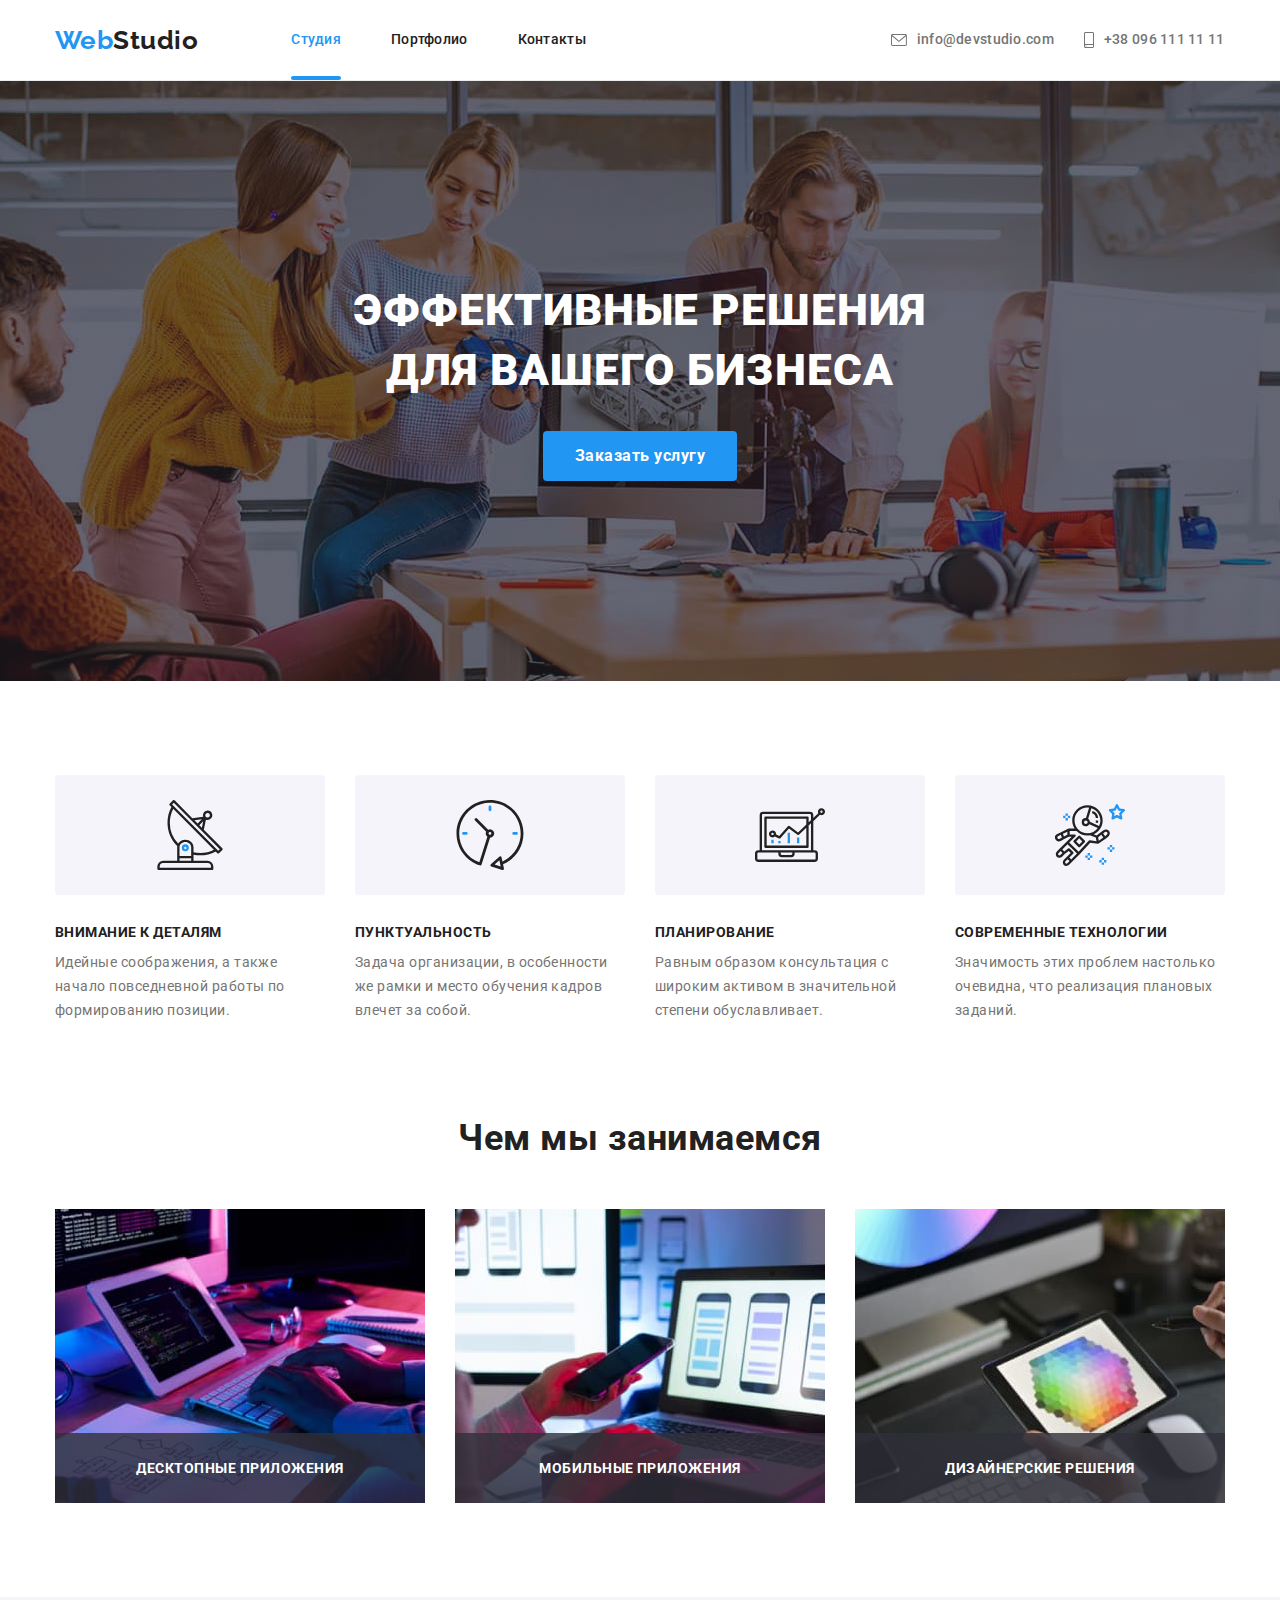
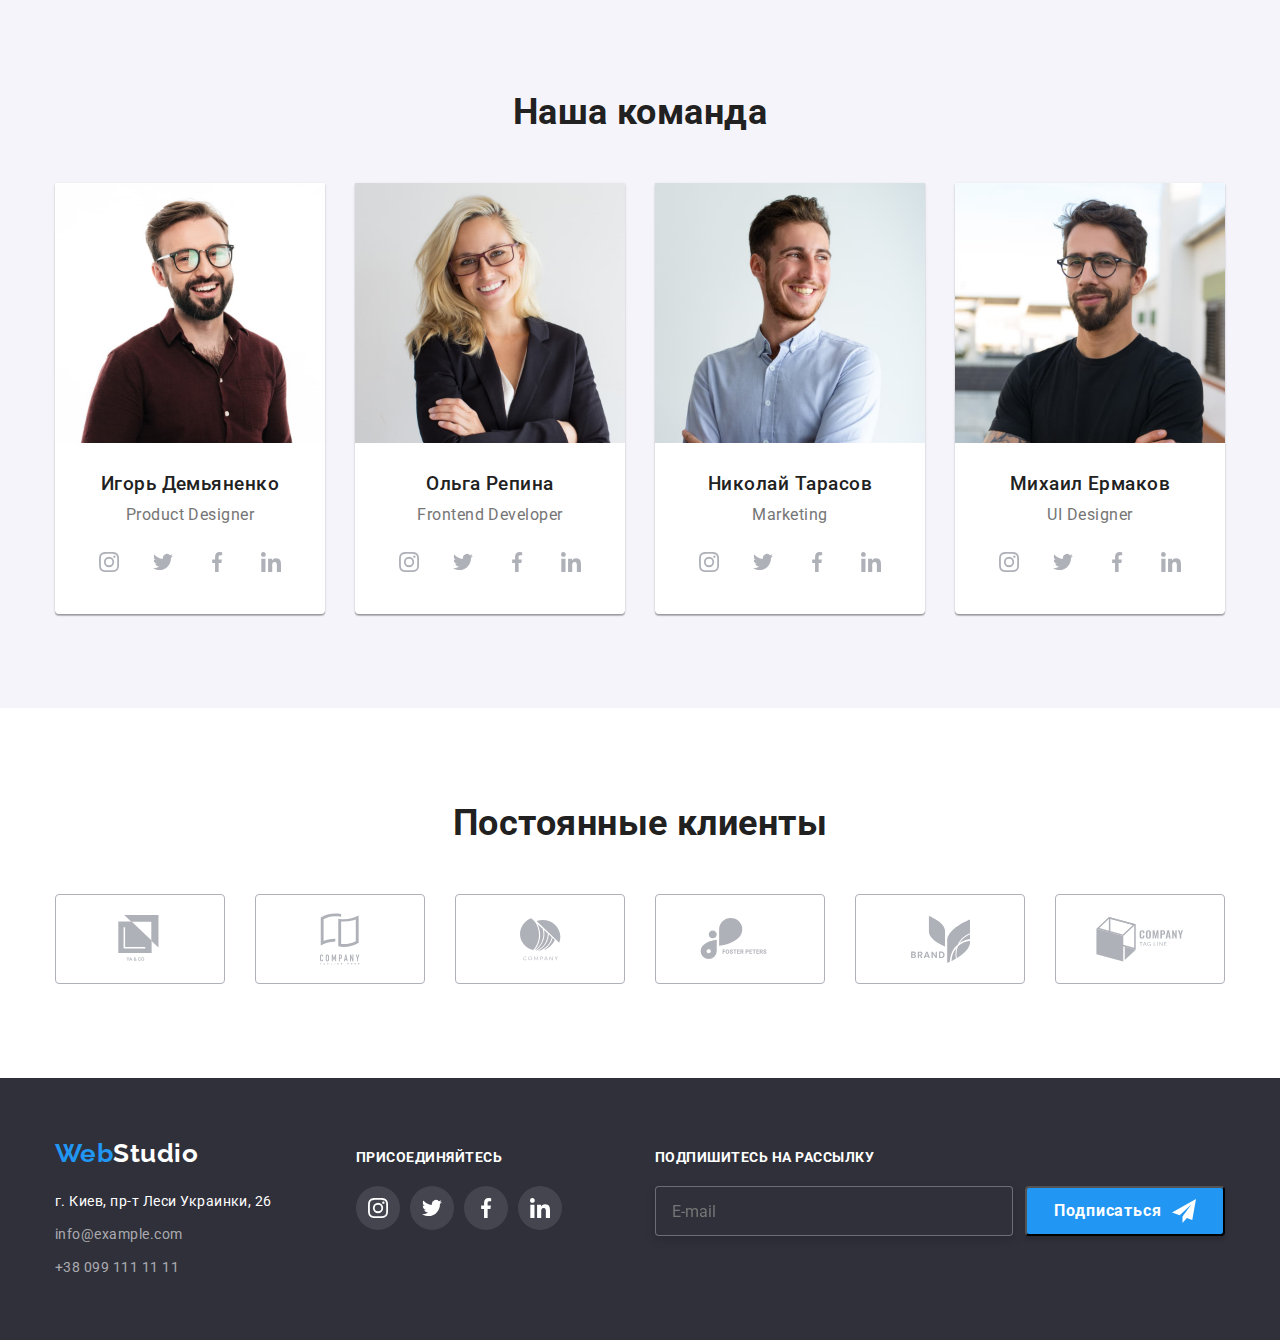
<file: index.html>
<!DOCTYPE html>
<html lang="en">
        <!--В подальшому вказано російську мову при кожній фразі-->
    <head>
        <meta charset="UTF-8">
        <meta name="viewport" content="width=device-width, initial-scale=1.0">
        <title>WebStudio</title>
        <link href="https://cdnjs.cloudflare.com/ajax/libs/modern-normalize/1.0.0/modern-normalize.min.css" rel="stylesheet">
        <link rel="preconnect" href="https://fonts.gstatic.com">
        <link rel="stylesheet" href="https://fonts.googleapis.com/css2?family=Raleway:wght@700&family=Roboto:wght@400;500;700;900&display=swap">
        <link rel="stylesheet" href="./css/main.min.css">
    </head>
    <body>
        <!--Верхня лінія. Шапка(на макеті шапка ще перша секція, в мене лише перша лінія). Логотип. Загальна навігація. Контакти. Відображається на кожній сторінці-->
        <header class="page-header">
            <div class="container page-header__container">
                <a class="logo" href="https://halyna-bilozir.github.io/goit-markup-hw-08/index.html">
                    <span class="logo logo__accent">Web</span><span class="logo logo__header">Studio</span>
                </a>
                <nav class="page-nav">
                    <ul class="page-nav__list">
                        <li class="page-nav__item">
                            <a href="" lang="ru" class="page-nav__link page-nav__link--current">Студия</a>
                        </li>
                        <li class="page-nav__item">
                            <a href="https://halyna-bilozir.github.io/goit-markup-hw-08/portfolio.html" lang="ru" class="page-nav__link">Портфолио</a>
                        </li>
                        <li class="page-nav__item">
                            <a href="" lang="ru" class="page-nav__link">Контакты</a>
                        </li>
                    </ul>
                </nav>
                <ul class="contacts">
                    <li class="contacts__item">
                        <a href="emailto:info@devstudio.com" class="contacts__mail">
                            <svg class="contacts__icon" width="16px" height="12px">
                                <use 
                                    href="./images/symbol-defs.svg#icon-envelope";>
                                </use>
                            </svg>info@devstudio.com
                        </a>
                    </li>
                    <li class="contacts__item">
                        <a href="tel:+380961111111" class="contacts__tel">
                            <svg class="contacts__icon" width="10px" height="16px">
                                <use 
                                    href="./images/symbol-defs.svg#icon-smartphone";>
                                </use>
                            </svg>+38 096 111 11 11
                        </a>
                    </li>
                </ul>
                <div class="menu__container">
                    <button type="button" class="button menu__button-close">
                        <svg class="menu__icon-close" width="19" height="19">
                            <use
                                href="./images/symbol-defs.svg#icon-close-modal";>
                            </use>
                        </svg>
                    </button>
                    <nav class="menu__nav">
                        <ul class="menu__list">
                            <li class="menu__item">
                                <a href="" lang="ru" class="menu__link menu__link--current">Студия</a>
                            </li>
                            <li class="menu__item">
                                <a href="https://halyna-bilozir.github.io/goit-markup-hw-08/portfolio.html" lang="ru" class="menu__link">Портфолио</a>
                            </li>
                            <li class="menu__item">
                                <a href="" lang="ru" class="menu__link">Контакты</a>
                            </li>
                        </ul>
                    </nav>
                    <ul class="menu__contacts">
                        <li class="menu__contacts-item">
                            <a href="tel:+380961111111" class="menu__contacts-tel">
                               +38 096 111 11 11
                            </a>
                        </li>
                        <li class="menu__contacts-item">
                            <a href="emailto:info@devstudio.com" class="menu__contacts-mail">
                                info@devstudio.com
                            </a>
                        </li>
                    </ul>
                    <ul class="menu__social">
                        <li class="menu__social-item">
                            <a class="menu__social-link" href="">Instagram</a>
                        </li>
                        <li class="menu__social-item">
                            <a class="menu__social-link" href="">Twitter</a>
                        </li>
                        <li class="menu__social-item">
                            <a class="menu__social-link" href="">Facebook</a>
                        </li>
                        <li class="menu__social-item">
                            <a class="menu__social-link" href="">LinkedIn</a>
                        </li>
                    </ul>
                </div>
                <button type="button"  class="button menu__button">
                    <svg class="menu__icon-menu" width="24" height="16" >
                        <use 
                            href="./images/symbol-defs.svg#icon-menu";>
                        </use>
                    </svg>
                </button>
                <!-- <button 
                    type="button" 
                    class="button menu__button"
                    aria-expanded="false"
                    aria-controls="menu-container"
                    data-menu-button
                >
                    <svg class="menu__icon-close" width="19" height="19 aria-label="Переключатель мобільного меню">
                        <use 
                            href="./images/symbol-defs.svg#icon-close-modal";>
                        </use>
                    </svg>
                    <svg class="menu__icon-menu" width="24" height="16" aria-label="Переключатель мобільного меню">
                        <use 
                            href="./images/symbol-defs.svg#icon-menu";>
                        </use>
                    </svg>
                </button> -->
            </div>
        </header>  
        <!--Вся унікальна інформація на сторінці-->
        <main>
            <!--Секція, в якій можна замовити послугу-->
            <div class="overlay">
                <section class="hero">
                    <div>
                        <h1 class="hero__header" lang="ru">Эффективные решения<br/> для вашего бизнеса</h1>
                        <button data-modal-open class="button hero__button" lang="ru" type="button">Заказать услугу</button>
                    </div>
                </section>
            </div>

            <!--Секція перечислення переваг без вказування головного заголовку-->
            <section class="benefits">
                <div class="container">
                    <h2 class="benefits__header" hidden lang="ru">Преимущества</h2>
                    <ul class="benefits__list">
                        <li class="benefits__item">
                            <a class="benefits__links" href="">
                                <svg class="benefits__icon">
                                    <use
                                        href="./images/symbol-defs.svg#icon-antenna">
                                    </use>
                                </svg>
                            </a>
                            <h3 class="benefits__h3header" lang="ru">Внимание к деталям</h3>
                            <p class="benefits__text" lang="ru">
                                Идейные соображения, а также начало повседневной работы по формированию позиции.
                            </p>
                        </li>
                        <li class="benefits__item">
                            <a class="benefits__links" href="">
                                <svg class="benefits__icon">
                                    <use
                                        href="./images/symbol-defs.svg#icon-clock">
                                    </use>
                                </svg>
                            </a>
                            <h3 class="benefits__h3header" lang="ru">Пунктуальность</h3>
                            <p class="benefits__text" lang="ru">
                                Задача организации, в особенности же рамки и место обучения кадров влечет за собой.
                            </p>
                        </li>
                        <li class="benefits__item">
                            <a class="benefits__links" href="">
                                <svg class="benefits__icon">
                                    <use
                                        href="./images/symbol-defs.svg#icon-diagram">
                                    </use>
                                </svg>
                            </a>
                            <h3 class="benefits__h3header" lang="ru">Планирование</h3>
                            <p class="benefits__text" lang="ru">
                                Равным образом консультация с широким активом в значительной степени обуславливает.
                            </p>
                        </li>
                        <li class="benefits__item">
                            <a class="benefits__links" href="">
                                <svg class="benefits__icon">
                                    <use
                                        href="./images/symbol-defs.svg#icon-astronaut">
                                    </use>
                                </svg>
                            </a>
                            <h3 class="benefits__h3header" lang="ru">Современные технологии</h3>
                            <p class="benefits__text" lang="ru">
                                Значимость этих проблем настолько очевидна, что реализация плановых заданий.
                            </p>
                        </li>
                    </ul>     
                </div>
            </section>

            <!--Сфера діяльності-->
            <section class="sphere">
                <div class="container">
                    <h2 class="sphere__header" lang="ru">Чем мы занимаемся</h2>
                    <ul class="sphere__list">
                        <li class="sphere__item">
                            <a class="sphere__link" href="">
                                <img class="sphere__image" src="./images/image01.jpg" alt="Рабочая среда для програмирования">
                            </a>
                            <p class="sphere__text">Десктопные приложения</p>
                        </li>
                        <li class="sphere__item">
                            <a class="sphere__link" href="">
                                <img class="sphere__image" src="./images/image02.jpg" alt="Макет смартфона на екране ноутбука">
                            </a>
                            <p class="sphere__text">Мобильные приложения</p>
                        </li>
                        <li class="sphere__item">
                            <a class="sphere__link" href="">
                                <img class="sphere__image" src="./images/image03.jpg" alt="Шестигранник разних цветов на планшете">
                            </a>
                            <p class="sphere__text">Дизайнерские решения</p>
                        </li>
                    </ul>
                </div>
            </section>

            <!--Команда. Фото професіоналів, основна інформація-->
            <section class="team">
                <div class="container">
                    <h2 class="team__header" lang="ru">Наша команда</h2>
                    <ul class="team__list">
                        <li class="team__item">
                            <!--Обернула все в лінк, щоб переходило по ссилці і по фото і по підпису-->
                            <img class="team__image" src="./images/photo01.jpg" alt="Портрет мужчины-дизайнера в бордовой рубашке">
                            <div class="team__underimage">
                                <h3 class="team__name" lang="ru">Игорь Демьяненко</h3>
                                <p class="team__text">Product Designer</p>
                                <ul class="social__links">
                                    <li class="social__item">
                                        <a class="social__link team-social__link" href="">
                                            <svg class="social__icon">
                                                <use
                                                    href="./images/symbol-defs.svg#icon-instagram">
                                                </use>
                                            </svg>
                                        </a>
                                    </li>
                                    <li class="social__item">
                                        <a class="social__link team-social__link" href="">
                                            <svg class="social__icon">
                                                <use
                                                    href="./images/symbol-defs.svg#icon-twitter">
                                                </use>
                                            </svg>
                                        </a>
                                    </li>
                                    <li class="social__item">
                                        <a class="social__link team-social__link" href="">
                                            <svg class="social__icon">
                                                <use
                                                    href="./images/symbol-defs.svg#icon-facebook">
                                                </use>
                                            </svg>
                                        </a>
                                    </li>
                                    <li class="social__item">
                                        <a class="social__link team-social__link" href="">
                                            <svg class="social__icon">
                                                <use
                                                    href="./images/symbol-defs.svg#icon-linkedin">
                                                </use>
                                            </svg>
                                        </a>
                                    </li>
                                </ul>
                            </div>  
                        </li>
                        <li class="team__item">
                            <img class="team__image" src="./images/photo02.jpg" alt="Портрет женщины разработчика в черном пиджаке">
                            <div class="team__underimage">
                                <h3 class="team__name" lang="ru">Ольга Репина</h3>
                                <p class="team__text">Frontend Developer</p>
                                <ul class="social__links">
                                    <li class="social__item">
                                        <a class="social__link team-social__link" href="">
                                            <svg class="social__icon">
                                                <use
                                                    href="./images/symbol-defs.svg#icon-instagram">
                                                </use>
                                            </svg>
                                        </a>
                                    </li>
                                    <li class="social__item">
                                        <a class="social__link team-social__link" href="">
                                            <svg class="social__icon">
                                                <use
                                                    href="./images/symbol-defs.svg#icon-twitter">
                                                </use>
                                            </svg>
                                        </a>
                                    </li>
                                    <li class="social__item">
                                        <a class="social__link team-social__link" href="">
                                            <svg class="social__icon">
                                                <use
                                                    href="./images/symbol-defs.svg#icon-facebook">
                                                </use>
                                            </svg>
                                        </a>
                                    </li>
                                    <li class="social__item">
                                        <a class="social__link team-social__link" href="">
                                            <svg class="social__icon">
                                                <use
                                                    href="./images/symbol-defs.svg#icon-linkedin">
                                                </use>
                                            </svg>
                                        </a>
                                    </li>
                                </ul>
                            </div>   
                        </li>
                        <li class="team__item">
                            <img class="team__image" src="./images/photo03.jpg" alt="Портрет мужчины - маркетолога в голубой рубашке">
                            <div class="team__underimage">
                                <h3 class="team__name" lang="ru">Николай Тарасов</h3>
                                <p class="team__text">Marketing</p>
                                <ul class="social__links">
                                    <li class="social__item">
                                        <a class="social__link team-social__link" href="">
                                            <svg class="social__icon">
                                                <use
                                                    href="./images/symbol-defs.svg#icon-instagram">
                                                </use>
                                            </svg>
                                        </a>
                                    </li>
                                    <li class="social__item">
                                        <a class="social__link team-social__link" href="">
                                            <svg class="social__icon">
                                                <use
                                                    href="./images/symbol-defs.svg#icon-twitter">
                                                </use>
                                            </svg>
                                        </a>
                                    </li>
                                    <li class="social__item">
                                        <a class="social__link team-social__link" href="">
                                            <svg class="social__icon">
                                                <use
                                                    href="./images/symbol-defs.svg#icon-facebook">
                                                </use>
                                            </svg>
                                        </a>
                                    </li>
                                    <li class="social__item">
                                        <a class="social__link team-social__link" href="">
                                            <svg class="social__icon">
                                                <use
                                                    href="./images/symbol-defs.svg#icon-linkedin">
                                                </use>
                                            </svg>
                                        </a>
                                    </li>
                                </ul>
                            </div>   
                        </li>
                        <li class="team__item">
                            <img class="team__image" src="./images/photo04.jpg" alt="Портрет мужчины - дизайнера в черной футболке">
                            <div class="team__underimage">
                                <h3 class="team__name" lang="ru">Михаил Ермаков</h3>
                                <p class="team__text">UI Designer</p>
                                <ul class="social__links">
                                    <li class="social__item">
                                        <a class="social__link team-social__link" href="">
                                            <svg class="social__icon">
                                                <use
                                                    href="./images/symbol-defs.svg#icon-instagram">
                                                </use>
                                            </svg>
                                        </a>
                                    </li>
                                    <li class="social__item">
                                        <a class="social__link team-social__link" href="">
                                            <svg class="social__icon">
                                                <use
                                                    href="./images/symbol-defs.svg#icon-twitter">
                                                </use>
                                            </svg>
                                        </a>
                                    </li>
                                    <li class="social__item">
                                        <a class="social__link team-social__link" href="">
                                            <svg class="social__icon">
                                                <use
                                                    href="./images/symbol-defs.svg#icon-facebook">
                                                </use>
                                            </svg>
                                        </a>
                                    </li>
                                    <li class="social__item">
                                        <a class="social__link team-social__link" href="">
                                            <svg class="social__icon">
                                                <use
                                                    href="./images/symbol-defs.svg#icon-linkedin">
                                                </use>
                                            </svg>
                                        </a>
                                    </li>
                                </ul>
                            </div>   
                        </li>
                    </ul>
                </div>
            </section>

            <!-- Клієнти. Список логотипів-->
            <section class="clients">
                <div class="container">
                    <h2 class="clients__header" lang="ru">Постоянные клиенты</h2>
                    <ul class="clients__list">
                        <li class="clients__item">
                            <a class="clients__link" href="">
                                <svg class="clients__icon" width="47px" height="49px">
                                    <use
                                        href="./images/symbol-defs.svg#icon-logoclient1">
                                    </use>
                                </svg>
                            </a>
                        </li>
                        <li class="clients__item">
                            <a class="clients__link" href="">
                                <svg class="clients__icon" width="40px" height="52px">
                                    <use
                                        href="./images/symbol-defs.svg#icon-logoclient2">
                                    </use>
                                </svg>
                            </a>
                        </li>
                        <li class="clients__item">
                            <a class="clients__link" href="">
                                <svg class="clients__icon" width="41px" height="43px">
                                    <use
                                        href="./images/symbol-defs.svg#icon-logoclient3">
                                    </use>
                                </svg>
                            </a>
                        </li>
                        <li class="clients__item">
                            <a class="clients__link" href="">
                                <svg class="clients__icon" width="80px" height="42px">
                                    <use
                                        href="./images/symbol-defs.svg#icon-logoclient4">
                                    </use>
                                </svg>
                            </a>
                        </li>
                        <li class="clients__item">
                            <a class="clients__link" href="">
                                <svg class="clients__icon" width="59px" height="47px">
                                    <use
                                        href="./images/symbol-defs.svg#icon-logoclient5">
                                    </use>
                                </svg>
                            </a>
                        </li>
                        <li class="clients__item">
                            <a class="clients__link" href="">
                                <svg class="clients__icon" width="88px" height="45px">
                                    <use
                                        href="./images/symbol-defs.svg#icon-logoclient6">
                                    </use>
                                </svg>
                            </a>
                        </li>
                    </ul>   
                </div>
            </section>
        </main>

        <!--Підвал, де вказана адреса і контакти. Відображається на кожній сторінці-->
        <footer class="footer">
            <div class="container footer__container">
                    <div class="footer__contacts">
                        <a class="logo" href="https://halyna-bilozir.github.io/goit-markup-hw-08/index.html">
                            <span class="logo logo__accent">Web</span><span class="logo logo__footer">Studio</span>
                        </a>
                        <address class="footer__address" lang="ru">
                            г. Киев, пр-т Леси Украинки, 26
                        </address>
                        <a class="footer__contact" href="mailto:info@example.com">info@example.com</a>
                        <a class="footer__contact" href="tel:+380991111111">+38 099 111 11 11</a>
                    </div>
                    <div class="footer__social">
                        <h3 class="footer__header" lang="ru">Присоединяйтесь</h3>
                        <ul class="social__links">
                            <li class="social__item">
                                <a class="social__link footer-social__link" href="">
                                    <svg class="social__icon">
                                        <use
                                            href="./images/symbol-defs.svg#icon-instagram">
                                        </use>
                                    </svg>
                                </a>
                            </li>
                            <li class="social__item">
                                <a class="social__link footer-social__link" href="">
                                    <svg class="social__icon">
                                        <use
                                            href="./images/symbol-defs.svg#icon-twitter">
                                        </use>
                                    </svg>
                                </a>
                            </li>
                            <li class="social__item">
                                <a class="social__link footer-social__link" href="">
                                    <svg class="social__icon">
                                        <use
                                            href="./images/symbol-defs.svg#icon-facebook">
                                        </use>
                                    </svg>
                                </a>
                            </li>
                            <li class="social__item">
                                <a class="social__link footer-social__link" href="">
                                    <svg class="social__icon">
                                        <use
                                            href="./images/symbol-defs.svg#icon-linkedin">
                                        </use>
                                    </svg>
                                </a>
                            </li>
                        </ul>
                    </div>
                    <div class="footer__form">
                        <h3 class="footer__header" lang="ru">Подпишитесь на рассылку</h3>
                        <form action="subscribe" class="footer__subscribe">
                            <input type="mail" name="mail" class="footer__input" placeholder="E-mail">
                            <button type="submit" class="button footer__button">Подписаться
                                <svg class="footer__iconsend" height="24px" width="24px">
                                    <use href="./images/symbol-defs.svg#icon-iconsend"></use>
                                </svg>
                            </button>
                        </form> 
                    </div>
            </div>
        </footer>

        <div data-modal class="backdrop backdrop__is-hidden">
            <div class="modal">
                <button class=" button modal__button--close" data-modal-close>
                    <svg class="modal__icon-svg">
                        <use href="./images/symbol-defs.svg#icon-close-modal"></use>
                    </svg>
                </button>
                <form class="modal__form" action="">
                    <h2 class="modal__header">Оставьте свои данные, мы вам перезвоним</h2>
                    <label class="modal__label">
                        <span class="modal__text">Имя</span>
                        <div class="modal__container">
                            <input class="modal__input" type="text" name="name" placeholder=" ">
                            <div class="modal__icon">
                                <svg class="modal__icon-svg">
                                    <use href="./images/symbol-defs.svg#icon-name-modal"></use>
                                </svg>
                            </div>
                        </div>
                    </label>
                    <label class="modal__label">
                        <span class="modal__text">Телефон</span>
                        <div class="modal__container">
                            <input class="modal__input" type="tel" name="tel" placeholder=" ">
                            <div class="modal__icon">
                                <svg class="modal__icon-svg">
                                    <use href="./images/symbol-defs.svg#icon-tel-modal"></use>
                                </svg>
                            </div>
                        </div>
                    </label>
                    <label class="modal__label">
                        <span class="modal__text">Почта</span>
                        <div class="modal__container">
                            <input class="modal__input" type="email" name="email" placeholder=" ">
                            <div class="modal__icon">
                                <svg class="modal__icon-svg">
                                    <use href="./images/symbol-defs.svg#icon-email-modal"></use>
                                </svg>
                            </div>
                        </div>
                    </label>
                    <label class="modal__label">
                        <span class="modal__text">Комментарий</span>
                        <textarea class="modal__input modal__input-text" name="coment" rows="5" placeholder="Введите текст"></textarea>
                    </label>

                    <div class="checkbox">
                        <label class="checkbox__label">
                            <input type="checkbox" name="checkbox" class="checkbox__input">
                            <div class="checkbox__text">Соглашаюсь с рассылкой и принимаю    
                                <a class="checkbox__link">Условия договора</a>
                            </div>
                            <div class="checkbox__icon">
                                <svg class="checkbox__ok">
                                    <use href="./images/symbol-defs.svg#icon-ok-modal"></use>
                                </svg>
                            </div>
                        </label>
                    </div>

                    <button type="submit" class="button modal__button--send">Отправить</button>
                </form>
            </div>
        </div>
        <script src="./js/modal.js"></script>
        <!-- <script src="./js/menu.js"></script> -->
    </body>
</html>
</file>
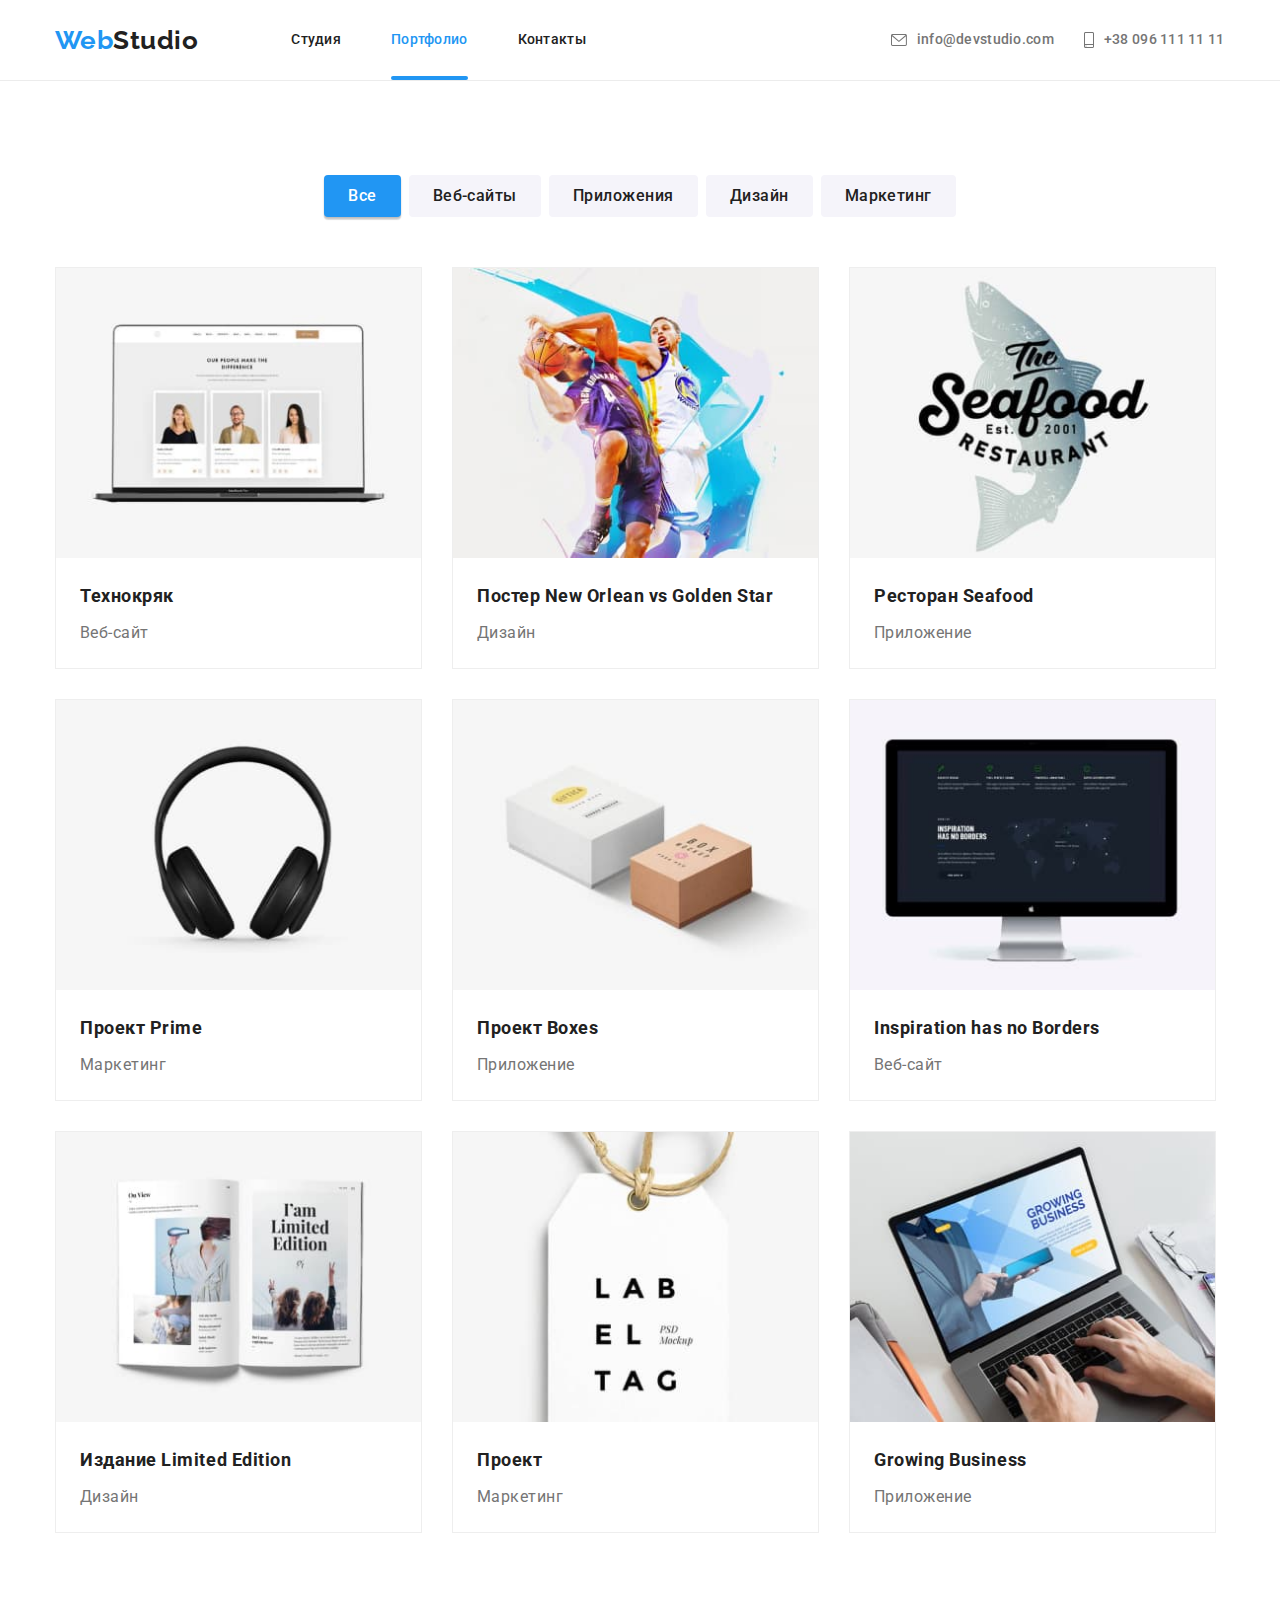
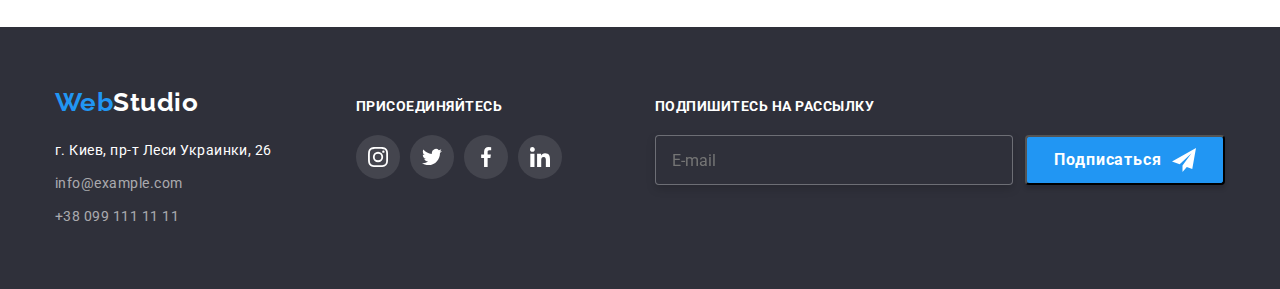
<file: portfolio.html>
<!DOCTYPE html>
<html lang="en">
    <!--В подальшому вказано російську мову при кожній фразі-->
<head>
    <meta charset="UTF-8">
    <meta name="viewport" content="width=device-width, initial-scale=1.0">
    <title>WebStudio</title>
    <link href="https://cdnjs.cloudflare.com/ajax/libs/modern-normalize/1.0.0/modern-normalize.min.css" rel="stylesheet">
    <link rel="preconnect" href="https://fonts.gstatic.com">
    <link rel="stylesheet" href="https://fonts.googleapis.com/css2?family=Raleway:wght@700&family=Roboto:wght@400;500;700;900&display=swap">
    <link rel="stylesheet" href="./css/main.min.css">
</head>
<body>
    <!--Верхня лінія. Шапка(на макеті шапка ще перша секція, в мене лише перша лінія). Логотип. Загальна навігація. Контактию Відображається на кожній сторінці-->
    <header class="page-header">
        <div class="container page-header__container">
            <a class="logo" href="https://halyna-bilozir.github.io/goit-markup-hw-08/index.html">
                <span class="logo logo__accent">Web</span><span class="logo logo__header">Studio</span>
            </a>
            <nav class="page-nav">
                <ul class="page-nav__list">
                    <li class="page-nav__item">
                        <a href="https://halyna-bilozir.github.io/goit-markup-hw-08/index.html" lang="ru" class="page-nav__link">Студия</a>
                    </li>
                    <li class="page-nav__item">
                        <a href="" lang="ru" class="page-nav__link page-nav__link--current">Портфолио</a>
                    </li>
                    <li class="page-nav__item">
                        <a href="" lang="ru" class="page-nav__link">Контакты</a>
                    </li>
                </ul>
            </nav>
            <ul class="contacts">
                <li class="contacts__item">
                    <a href="emailto:info@devstudio.com" class="contacts__mail">
                        <svg class="contacts__icon" width="16px" height="12px">
                            <use 
                                href="./images/symbol-defs.svg#icon-envelope";>
                            </use>
                        </svg>info@devstudio.com
                    </a>
                </li>
                <li class="contacts__item">
                    <a href="tel:+380961111111" class="contacts__tel">
                        <svg class="contacts__icon" width="10px" height="16px">
                            <use 
                                href="./images/symbol-defs.svg#icon-smartphone";>
                            </use>
                        </svg>+38 096 111 11 11
                    </a>
                </li>
            </ul>
            <div class="menu__container" id="menu-container" data-menu>
                <nav class="menu__nav">
                    <ul class="menu__list">
                        <li class="menu__item">
                            <a href="" lang="ru" class="menu__link menu__link--current">Студия</a>
                        </li>
                        <li class="menu__item">
                            <a href="https://halyna-bilozir.github.io/goit-markup-hw-08/portfolio.html" lang="ru" class="menu__link">Портфолио</a>
                        </li>
                        <li class="menu__item">
                            <a href="" lang="ru" class="menu__link">Контакты</a>
                        </li>
                    </ul>
                </nav>
                <ul class="menu__contacts">
                    <li class="menu__contacts-item">
                        <a href="tel:+380961111111" class="menu__contacts-tel">
                           +38 096 111 11 11
                        </a>
                    </li>
                    <li class="menu__contacts-item">
                        <a href="emailto:info@devstudio.com" class="menu__contacts-mail">
                            info@devstudio.com
                        </a>
                    </li>
                </ul>
                <ul class="menu__social">
                    <li class="menu__social-item">
                        <a class="menu__social-link" href="">Instagram</a>
                    </li>
                    <li class="menu__social-item">
                        <a class="menu__social-link" href="">Twitter</a>
                    </li>
                    <li class="menu__social-item">
                        <a class="menu__social-link" href="">Facebook</a>
                    </li>
                    <li class="menu__social-item">
                        <a class="menu__social-link" href="">LinkedIn</a>
                    </li>
                </ul>
            </div>
            <button 
                type="button" 
                class="button menu__button"
                aria-expanded="false"
                aria-controls="menu-container"
                data-menu-button
            >
                <svg class="menu__icon-close" width="19" height="19 aria-label="Переключатель мобільного меню">
                    <use 
                        href="./images/symbol-defs.svg#icon-close-modal";>
                    </use>
                </svg>
                <svg class="menu__icon-menu" width="24" height="16" aria-label="Переключатель мобільного меню">
                    <use 
                        href="./images/symbol-defs.svg#icon-menu";>
                    </use>
                </svg>
            </button>
        </div>   
    </header>

    <!--Вся унікальна інформація на сторінці-->
    <main>
        <section class="portfolio">
            <div class="container">
                <h2 class="portfolio__header" hidden>Portfolio: navigation and filters</h2>
                    <!--Навігація по сторінці Портфоліо. Містить майбутній фільтр - поки що кнопки-->
                <div class="portfolio__filter">
                    <ul class="button__list">
                        <li class="button__item">
                            <button class="button button__main" type="button" lang="ru">Все</button>
                        </li>
                        <li class="button__item">
                            <button class="button button__secondary" type="button" lang="ru">Веб-сайты</button>
                        </li>
                        <li class="button__item">
                            <button class="button button__secondary" type="button" lang="ru">Приложения</button>
                        </li>
                        <li class="button__item">
                            <button class="button button__secondary" type="button" lang="ru">Дизайн</button>
                        </li>
                        <li class="button__item">
                            <button class="button button__secondary" type="button" lang="ru">Маркетинг</button>
                        </li>
                    </ul>
                </div>
                    
                <!--Список веб-сайтів, додатків, дизайну та маркетингу-->
                <ul class="card">
                    <li class="card__item">
                        <a class="card__link" href="">
                            <div class="card__over">
                                <img class="card__im-size" src="./images/portfolio01.jpg" alt="Фото і опис трьох персон на екрані ноутбука">
                                <div class="card__overlay">
                                    <p class="card__overtext">
                                        Технокряк это современная площадка распространения коронавируса. Компании используют эту платформу для цифрового шпионажа и атак на защищённые сервера конкурентов.
                                    </p>
                                </div> 
                            </div>
                            <div class="card__description">
                                <h3 class="card__header" lang="ru">Технокряк</h3>
                                <p class="card__text" lang="ru">Веб-сайт</p>
                            </div>
                        </a>
                    </li>
                    <li class="card__item">
                        <a class="card__link" href="">
                            <div class="card__over">
                                <img class="card__im-size" src="./images/portfolio02.jpg" alt="Два баскетболіста в процесі гри">
                                <div class="card__overlay">
                                    <p class="card__overtext">
                                        Технокряк это современная площадка распространения коронавируса. Компании используют эту платформу для цифрового шпионажа и атак на защищённые сервера конкурентов.
                                    </p>
                                </div>
                            </div>
                            <div class="card__description">
                                <h3 class="card__header"><span lang="ru">Постер</span>
                                    New Orlean vs Golden Star
                                </h3>
                                <p class="card__text" lang="ru">Дизайн</p>
                            </div>
                        </a>
                    </li>
                    <li class="card__item">
                        <a class="card__link" href="">
                            <div class="card__over">
                                <img class="card__im-size" src="./images/portfolio03.jpg" alt="Назва та емблема ресторану">
                            <div class="card__overlay">
                                <p class="card__overtext">
                                    Технокряк это современная площадка распространения коронавируса. Компании используют эту платформу для цифрового шпионажа и атак на защищённые сервера конкурентов.
                                </p>
                            </div>
                            </div>
                            <div class="card__description">
                                <h3 class="card__header"><span lang="ru">Ресторан</span>
                                    Seafood
                                </h3>
                                <p class="card__text" lang="ru">Приложение</p>
                            </div>
                        </a>
                    </li>
                    <li class="card__item">
                        <a class="card__link" href="">
                            <div class="card__over">
                                <img class="card__im-size" src="./images/portfolio04.jpg" alt="Грубі чорні наушники">
                                <div class="card__overlay">
                                    <p class="card__overtext">
                                        Технокряк это современная площадка распространения коронавируса. Компании используют эту платформу для цифрового шпионажа и атак на защищённые сервера конкурентов.
                                    </p>
                                </div>
                            </div>
                            <div class="card__description">
                                <h3 class="card__header"><span lang="ru">Проект</span>
                                    Prime
                                </h3>
                                <p class="card__text" lang="ru">Маркетинг</p>
                            </div>
                        </a>
                    </li>
                    <li class="card__item">
                        <a class="card__link" href="">
                            <div class="card__over">
                                <img class="card__im-size" src="./images/portfolio05.jpg" alt="Дві коробки: більша білого кольору, а менша - рожевого">
                                <div class="card__overlay">
                                    <p class="card__overtext">
                                        Технокряк это современная площадка распространения коронавируса. Компании используют эту платформу для цифрового шпионажа и атак на защищённые сервера конкурентов.
                                    </p>
                                </div>
                            </div>
                            <div class="card__description">
                                <h3 class="card__header"><span lang="ru">Проект</span>
                                    Boxes
                                </h3>
                                <p class="card__text" lang="ru">Приложение</p>
                            </div>
                        </a>
                    </li>
                    <li class="card__item">
                        <a class="card__link" href="">
                            <div class="card__over">
                                <img class="card__im-size" src="./images/portfolio06.jpg" alt="Монітор чорного кольору з контентом">
                                <div class="card__overlay">
                                    <p class="card__overtext">
                                        Технокряк это современная площадка распространения коронавируса. Компании используют эту платформу для цифрового шпионажа и атак на защищённые сервера конкурентов.
                                    </p>
                                </div>
                            </div>
                            <div class="card__description">
                                <h3 class="card__header">Inspiration has no Borders</h3>
                                <p class="card__text" lang="ru">Веб-сайт</p>
                            </div>
                        </a>
                    </li>
                    <li class="card__item">
                        <a class="card__link" href="">
                            <div class="card__over">
                                <img class="card__im-size" src="./images/portfolio07.jpg" alt="Дві розгорнуті сторінки журналу">
                                <div class="card__overlay">
                                    <p class="card__overtext">
                                        Технокряк это современная площадка распространения коронавируса. Компании используют эту платформу для цифрового шпионажа и атак на защищённые сервера конкурентов.
                                    </p>
                                </div>
                            </div>
                            <div class="card__description">
                                <h3 class="card__header"><span lang="ru">Издание</span>
                                    Limited Edition
                                </h3>
                                <p class="card__text" lang="ru">Дизайн</p>
                            </div>
                        </a>
                    </li>
                    <li class="card__item">
                        <a class="card__link" href="">
                            <div class="card__over">
                                <img class="card__im-size" src="./images/portfolio08.jpg" alt="Зображення брендової етикетки">
                                <div class="card__overlay">
                                    <p class="card__overtext">
                                        Технокряк это современная площадка распространения коронавируса. Компании используют эту платформу для цифрового шпионажа и атак на защищённые сервера конкурентов.
                                    </p>
                                </div>
                            </div>
                            <div class="card__description">
                                <h3 class="card__header"><span lang="ru">Проект</span></h3>
                                <p class="card__text" lang="ru">Маркетинг</p>
                            </div>
                        </a>
                    </li>
                    <li class="card__item">
                        <a class="card__link" href="">
                            <div class="card__over">
                                <img class="card__im-size" src="./images/portfolio09.jpg" alt="Дві руки на клавіатурі ноутбука">
                                <div class="card__overlay">
                                    <p class="card__overtext">
                                        Технокряк это современная площадка распространения коронавируса. Компании используют эту платформу для цифрового шпионажа и атак на защищённые сервера конкурентов.
                                    </p>
                                </div>
                            </div>
                            <div class="card__description">
                                <h3 class="card__header">Growing Business</h3>
                                <p class="card__text" lang="ru">Приложение</p>
                            </div>
                        </a>
                    </li>
                </ul>
            </div>
        </section>
    </main>

    <!--Підвал, де вказана адреса і контакти. Відображається на кожній сторінці-->
    <footer class="footer">
        <div class="container footer__container">
            <div class="footer__contacts">
                <a class="logo" href="https://halyna-bilozir.github.io/goit-markup-hw-08/index.html">
                    <span class="logo logo__accent">Web</span><span class="logo logo__footer">Studio</span>
                </a>
                <address class="footer__address" lang="ru">
                    г. Киев, пр-т Леси Украинки, 26
                </address>
                <a class="footer__contact" href="mailto:info@example.com">info@example.com</a>
                <a class="footer__contact" href="tel:+380991111111">+38 099 111 11 11</a>
            </div>
            <div class="footer__social">
                <h3 class="footer__header" lang="ru">Присоединяйтесь</h3>
                <ul class="social__links">
                    <li class="social__item">
                        <a class="social__link footer-social__link" href="">
                            <svg class="social__icon">
                                <use
                                    href="./images/symbol-defs.svg#icon-instagram">
                                </use>
                            </svg>
                        </a>
                    </li>
                    <li class="social__item">
                        <a class="social__link footer-social__link" href="">
                            <svg class="social__icon">
                                <use
                                    href="./images/symbol-defs.svg#icon-twitter">
                                </use>
                            </svg>
                        </a>
                    </li>
                    <li class="social__item">
                        <a class="social__link footer-social__link" href="">
                            <svg class="social__icon">
                                <use
                                    href="./images/symbol-defs.svg#icon-facebook">
                                </use>
                            </svg>
                        </a>
                    </li>
                    <li class="social__item">
                        <a class="social__link footer-social__link" href="">
                            <svg class="social__icon">
                                <use
                                    href="./images/symbol-defs.svg#icon-linkedin">
                                </use>
                            </svg>
                        </a>
                    </li>
                </ul>
            </div>
            <div class="footer__form">
                <h3 class="footer__header" lang="ru">Подпишитесь на рассылку</h3>
                <form action="subscribe" class="footer__subscribe">
                    <input type="mail" name="mail" class="footer__input" placeholder="E-mail">
                    <button type="submit" class="button footer__button">Подписаться
                        <svg class="footer__iconsend" height="24px" width="24px">
                            <use href="./images/symbol-defs.svg#icon-iconsend"></use>
                        </svg>
                    </button>
                </form> 
            </div>
        </div>
    </footer>
</body>
</html>
</file>
<file: css/main.min.css>
ul{list-style:none}a{text-decoration:none}body{font-family:Roboto,sans-serif;font-weight:400;letter-spacing:0.03em;background-color:#fff}ul,p{margin-top:0;margin-bottom:0}img{display:block;max-width:100%;height:auto}.container{margin-left:auto;margin-right:auto;padding-left:15px;padding-right:15px}@media screen and (min-width: 480px){.container{width:480px}}@media screen and (min-width: 768px){.container{width:768px}}@media screen and (min-width: 1200px){.container{width:1200px}}.overlay{max-width:1600px;height:400px;margin-left:auto;margin-right:auto;background-color:rgba(47,48,58,0.4);background-image:-webkit-gradient(linear, left top, right top, from(rgba(47,48,58,0.4)), to(rgba(47,48,58,0.4))),url(../images/Img-hero.jpg),url(../images/ImgOverlay.jpg);background-image:linear-gradient(to right, rgba(47,48,58,0.4), rgba(47,48,58,0.4)),url(../images/Img-hero.jpg),url(../images/ImgOverlay.jpg);background-repeat:no-repeat;background-size:cover;background-position:center}@media screen and (min-width: 1200px){.overlay{height:600px}}.button{font-family:Roboto,sans-serif;letter-spacing:0.03em;font-weight:500;font-size:16px;line-height:1.63}.button__list{padding-left:0px;display:-webkit-box;display:-ms-flexbox;display:flex;text-align:center}@media screen and (max-width: 767px){.button__list{-ms-flex-wrap:wrap;flex-wrap:wrap;padding-bottom:40px;-webkit-box-pack:left;-ms-flex-pack:left;justify-content:left}}@media screen and (min-width: 768px) and (max-width: 1199px){.button__list{padding-bottom:30px;-webkit-box-pack:center;-ms-flex-pack:center;justify-content:center}}@media screen and (min-width: 1200px){.button__list{padding-bottom:50px;-webkit-box-pack:center;-ms-flex-pack:center;justify-content:center}}.button__item:not(:last-of-type){margin-right:8px}@media screen and (max-width: 767px){.button__item:nth-of-type(-n+3){margin-bottom:15px}}.button__main{color:#fff;background-color:#2196F3;-webkit-box-shadow:0px 3px 1px rgba(0,0,0,0.1),0px 1px 2px rgba(0,0,0,0.08),0px 2px 2px rgba(0,0,0,0.12);box-shadow:0px 3px 1px rgba(0,0,0,0.1),0px 1px 2px rgba(0,0,0,0.08),0px 2px 2px rgba(0,0,0,0.12)}.button__main,.button__secondary{display:block;padding-top:6px;padding-bottom:6px;padding-right:22px;padding-left:22px;border:2px solid transparent;border-radius:4px;cursor:pointer;-webkit-transition:color 250ms cubic-bezier(0.4, 0, 0.2, 1),background-color 250ms cubic-bezier(0.4, 0, 0.2, 1),-webkit-box-shadow 250ms cubic-bezier(0.4, 0, 0.2, 1);transition:color 250ms cubic-bezier(0.4, 0, 0.2, 1),background-color 250ms cubic-bezier(0.4, 0, 0.2, 1),-webkit-box-shadow 250ms cubic-bezier(0.4, 0, 0.2, 1);transition:color 250ms cubic-bezier(0.4, 0, 0.2, 1),background-color 250ms cubic-bezier(0.4, 0, 0.2, 1),box-shadow 250ms cubic-bezier(0.4, 0, 0.2, 1);transition:color 250ms cubic-bezier(0.4, 0, 0.2, 1),background-color 250ms cubic-bezier(0.4, 0, 0.2, 1),box-shadow 250ms cubic-bezier(0.4, 0, 0.2, 1),-webkit-box-shadow 250ms cubic-bezier(0.4, 0, 0.2, 1)}.button__secondary{background:#F5F4FA;color:#212121}.button__secondary:hover,.button__secondary:focus{color:#fff;background-color:#2196F3;-webkit-box-shadow:0px 3px 1px rgba(0,0,0,0.1),0px 1px 2px rgba(0,0,0,0.08),0px 2px 2px rgba(0,0,0,0.12);box-shadow:0px 3px 1px rgba(0,0,0,0.1),0px 1px 2px rgba(0,0,0,0.08),0px 2px 2px rgba(0,0,0,0.12)}.page-header{border-bottom:1px solid #ECECEC;background-color:#fff}.page-header__container{position:relative;display:-webkit-box;display:-ms-flexbox;display:flex;-webkit-box-align:center;-ms-flex-align:center;align-items:center}@media screen and (max-width: 767px){.page-header__container{-webkit-box-pack:justify;-ms-flex-pack:justify;justify-content:space-between}}.logo{font-family:Raleway,sans-serif;font-weight:700;font-size:24px;line-height:1.17}@media screen and (min-width: 1200px){.logo{font-size:26px;line-height:1.19}}.logo__accent{color:#2196F3}.logo__header{color:#212121}@media screen and (max-width: 767px){.logo__header{padding-top:16px;padding-bottom:16px}}@media screen and (min-width: 768px) and (max-width: 1199px){.logo__header{padding-top:26px;padding-bottom:26px;margin-right:88px}}@media screen and (min-width: 1200px){.logo__header{padding-top:24px;padding-bottom:24px;margin-right:93px}}.logo__footer{color:#fff}.page-nav{font-weight:500;font-size:14px;line-height:1.14;letter-spacing:0.02em;padding-top:32px;padding-bottom:32px;color:#212121}@media screen and (max-width: 767px){.page-nav{display:none}}.page-nav__list{display:-webkit-box;display:-ms-flexbox;display:flex;padding-left:0}@media screen and (min-width: 768px) and (max-width: 1199px){.page-nav__list{margin-right:84px}}@media screen and (min-width: 1200px){.page-nav__list{margin-right:305px}}.page-nav__item{position:relative;display:block}.page-nav__item:not(:last-of-type){margin-right:50px}.page-nav__link{color:#212121;-webkit-transition:color 250ms cubic-bezier(0.4, 0, 0.2, 1);transition:color 250ms cubic-bezier(0.4, 0, 0.2, 1)}.page-nav__link:hover,.page-nav__link:focus{color:#2196F3}.page-nav__link:hover::after,.page-nav__link:focus::after{content:"";position:absolute;left:0px;top:44px;display:inline-block;width:100%;height:4px;border-radius:2px;background-color:#2196F3;-webkit-transition:color 250ms cubic-bezier(0.4, 0, 0.2, 1);transition:color 250ms cubic-bezier(0.4, 0, 0.2, 1)}.page-nav__link--current{color:#2196F3}.page-nav__link--current::after{content:"";position:absolute;left:0px;top:44px;display:inline-block;width:100%;height:4px;border-radius:2px;background-color:#2196F3;-webkit-transition:color 250ms cubic-bezier(0.4, 0, 0.2, 1);transition:color 250ms cubic-bezier(0.4, 0, 0.2, 1)}.contacts{font-weight:500;font-size:12px;line-height:1.17;letter-spacing:0.02em;color:#212121;color:#212121}@media screen and (max-width: 767px){.contacts{display:none}}@media screen and (min-width: 768px) and (max-width: 1199px){.contacts{padding-top:21px;padding-bottom:21px;padding-left:0;display:block}}@media screen and (min-width: 1200px){.contacts{padding-top:32px;padding-bottom:32px;padding-left:0;font-size:14px;line-height:1.14;display:-webkit-box;display:-ms-flexbox;display:flex}}.contacts__item{display:-webkit-box;display:-ms-flexbox;display:flex;-webkit-box-align:center;-ms-flex-align:center;align-items:center}@media screen and (min-width: 768px) and (max-width: 1199px){.contacts__item:not(:last-of-type){margin-bottom:10px}}@media screen and (min-width: 1200px){.contacts__item:not(:last-of-type){margin-right:30px}}.contacts__tel,.contacts__mail{display:-webkit-inline-box;display:-ms-inline-flexbox;display:inline-flex;-webkit-box-align:center;-ms-flex-align:center;align-items:center;color:#757575;-webkit-transition:color 250ms cubic-bezier(0.4, 0, 0.2, 1);transition:color 250ms cubic-bezier(0.4, 0, 0.2, 1)}.contacts__tel:hover,.contacts__tel:focus,.contacts__mail:hover,.contacts__mail:focus{color:#2196F3}.contacts__icon{margin-right:10px;fill:currentColor;-webkit-transition:fill 250ms cubic-bezier(0.4, 0, 0.2, 1);transition:fill 250ms cubic-bezier(0.4, 0, 0.2, 1)}.contacts__icon:hover,.contacts__icon:focus{fill:#2196F3}.menu__button{display:-webkit-box;display:-ms-flexbox;display:flex;-webkit-box-align:center;-ms-flex-align:center;align-items:center;-webkit-box-pack:center;-ms-flex-pack:center;justify-content:center;padding:0px;border:none;background-color:transparent;-webkit-box-sizing:border-box;box-sizing:border-box;color:#000}.menu__button:hover,.menu__button:focus,.menu__button:active{color:#2196F3}.menu__button:hover .menu__container,.menu__button:focus .menu__container,.menu__button:active .menu__container{-webkit-transform:translateX(0);transform:translateX(0)}@media screen and (min-width: 768px){.menu__button{display:none}}.menu__button-close{position:absolute;top:10px;right:15px;display:-webkit-box;display:-ms-flexbox;display:flex;-webkit-box-align:center;-ms-flex-align:center;align-items:center;-webkit-box-pack:center;-ms-flex-pack:center;justify-content:center;padding:0px;border:none;background-color:transparent;-webkit-box-sizing:border-box;box-sizing:border-box;color:#000}.menu__button-close:hover,.menu__button-close:focus,.menu__button-close:active{color:#2196F3}.menu__button-close:hover .menu__container,.menu__button-close:focus .menu__container,.menu__button-close:active .menu__container{-webkit-transform:translateX(-100%);transform:translateX(-100%)}.menu__icon-close,.menu__icon-menu{fill:currentColor}.menu__container{position:relative;-webkit-transition:-webkit-transform 250ms cubic-bezier(0.4, 0, 0.2, 1);transition:-webkit-transform 250ms cubic-bezier(0.4, 0, 0.2, 1);transition:transform 250ms cubic-bezier(0.4, 0, 0.2, 1);transition:transform 250ms cubic-bezier(0.4, 0, 0.2, 1), -webkit-transform 250ms cubic-bezier(0.4, 0, 0.2, 1)}@media screen and (max-width: 767px){.menu__container{position:absolute;top:0px;left:0px;padding-top:48px;padding-bottom:48px;padding-left:40px;padding-right:40px;width:100%;height:796px;background-color:#fff;-webkit-transform:translateX(-100%);transform:translateX(-100%)}}@media screen and (min-width: 768px){.menu__container{display:none}}.menu__nav{font-size:40px;line-height:1.18;letter-spacing:0.02em;text-align:left;color:#212121;font-weight:500;font-family:Roboto,sans-serif}.menu__list{padding-left:0}.menu__item:not(:last-of-type){margin-bottom:32px}.menu__item:last-of-type{margin-bottom:302px}.menu__link{color:#212121;-webkit-transition:color 250ms cubic-bezier(0.4, 0, 0.2, 1);transition:color 250ms cubic-bezier(0.4, 0, 0.2, 1)}.menu__link:hover,.menu__link:focus{color:#2196F3}.menu__link--current{color:#2196F3}.menu__contacts{padding-left:0px;font-weight:500;letter-spacing:0.02em}.menu__contacts-item:nth-of-type(-n+1){margin-bottom:32px;font-size:34px;line-height:1.18}.menu__contacts-item:last-of-type{margin-bottom:64px;font-size:24px;line-height:1.17}.menu__contacts-tel,.menu__contacts-mail{display:block;color:#757575;-webkit-transition:color 250ms cubic-bezier(0.4, 0, 0.2, 1);transition:color 250ms cubic-bezier(0.4, 0, 0.2, 1)}.menu__contacts-tel:hover,.menu__contacts-tel:focus,.menu__contacts-mail:hover,.menu__contacts-mail:focus{color:#2196F3}.menu__social{padding-left:0px;display:-webkit-box;display:-ms-flexbox;display:flex;font-family:Roboto,sans-serif;font-weight:500;font-size:18px;line-height:1.22;letter-spacing:0.02em}.menu__social-item:not(:last-of-type){padding-right:10px;margin-right:10px;border-right:1px solid rgba(33,33,33,0.2)}.menu__social-link{display:block;color:#757575}.menu__social-link:hover,.menu__social-link:focus{color:#2196F3}.hero{text-align:center;letter-spacing:0.06em;color:#fff;padding-top:118px;padding-bottom:118px}@media screen and (min-width: 1200px){.hero{padding-top:200px;padding-bottom:200px}}.hero__header{font-weight:900;text-transform:uppercase;margin-top:0px;margin-bottom:30px}@media screen and (max-width: 1199px){.hero__header{font-size:26px;line-height:1.62}}@media screen and (min-width: 1200px){.hero__header{font-size:44px;line-height:1.36}}.hero__button{font-weight:700;font-size:16px;line-height:1.88;color:#fff;background-color:#2196F3;padding-top:10px;padding-right:32px;padding-bottom:10px;padding-left:32px;border-radius:4px;border:0px;cursor:pointer}.benefits{font-size:14px;background-color:#fff}@media screen and (max-width: 1199px){.benefits{padding-top:60px;padding-bottom:60px}}@media screen and (min-width: 1200px){.benefits{padding-top:94px;padding-bottom:94px}}.benefits__header{margin:0px}.benefits__list{padding-left:0px}@media screen and (max-width: 767px){.benefits__list{display:block}}@media screen and (min-width: 768px) and (max-width: 1199px){.benefits__list{display:-webkit-box;display:-ms-flexbox;display:flex;-ms-flex-wrap:wrap;flex-wrap:wrap}}@media screen and (min-width: 1200px){.benefits__list{display:-webkit-box;display:-ms-flexbox;display:flex}}@media screen and (max-width: 767px){.benefits__item:not(:last-of-type){margin-bottom:30px}}@media screen and (min-width: 1200px){.benefits__item:not(:last-of-type){margin-right:30px}}@media screen and (min-width: 768px) and (max-width: 1199px){.benefits__item:nth-of-type(2n+1){margin-right:30px}}@media screen and (min-width: 768px) and (max-width: 1199px){.benefits__item:nth-of-type(-n+2){margin-bottom:30px}}.benefits__links{display:-webkit-inline-box;display:-ms-inline-flexbox;display:inline-flex;-webkit-box-pack:center;-ms-flex-pack:center;justify-content:center;-webkit-box-align:center;-ms-flex-align:center;align-items:center;margin-bottom:30px;height:120px;background:#F5F4FA;border-radius:4px}@media screen and (max-width: 767px){.benefits__links{width:450px}}@media screen and (min-width: 768px) and (max-width: 1199px){.benefits__links{width:354px}}@media screen and (min-width: 1200px){.benefits__links{width:270px}}.benefits__icon{width:70px;height:70px;fill:#212121}.benefits__h3header{text-align:center;font-size:14px;font-weight:700;line-height:1.14;text-transform:uppercase;color:#212121;margin-top:0px;margin-bottom:10px}@media screen and (min-width: 768px){.benefits__h3header{text-align:left}}@media screen and (min-width: 768px) and (max-width: 1199px){.benefits__h3header{max-width:354px}}.benefits__text{font-weight:400;line-height:1.71;color:#757575}@media screen and (min-width: 768px) and (max-width: 1199px){.benefits__text{max-width:354px}}.sphere{padding-bottom:94px;background-color:#fff}@media screen and (max-width: 1199px){.sphere{display:none}}.sphere__header{font-weight:700;font-size:36px;line-height:1.17;text-align:center;color:#212121;margin-top:0px;margin-bottom:50px}.sphere__list{padding-left:0px;display:-webkit-box;display:-ms-flexbox;display:flex}.sphere__item{position:relative}.sphere__item:not(:last-of-type){margin-right:30px}.sphere__link::after{position:absolute;left:0;bottom:0;display:inline-block;content:"";width:100%;height:70px;background:rgba(47,48,58,0.8)}.sphere__image{width:370px;height:294px;display:block}.sphere__text{position:absolute;bottom:27px;left:50%;-webkit-transform:translateX(-50%);transform:translateX(-50%);display:inline-block;font-weight:700;font-size:14px;line-height:1.17;min-width:-webkit-max-content;min-width:-moz-max-content;min-width:max-content;text-transform:uppercase;color:#fff}.team{font-size:16px;line-height:1.19;text-align:center;letter-spacing:0.03em;color:#212121;background-color:#F5F4FA}@media screen and (max-width: 1199px){.team{padding-top:60px;padding-bottom:60px}}@media screen and (min-width: 1200px){.team{padding-top:94px;padding-bottom:94px}}.team__header{font-weight:700;font-size:28px;line-height:1.18;margin-top:0px;margin-bottom:30px}@media screen and (min-width: 1200px){.team__header{font-size:36px;line-height:1.17;margin-bottom:50px}}.team__list{padding-left:0px}@media screen and (max-width: 767px){.team__list{display:block}}@media screen and (min-width: 768px) and (max-width: 1199px){.team__list{display:-webkit-box;display:-ms-flexbox;display:flex;-ms-flex-wrap:wrap;flex-wrap:wrap}}@media screen and (min-width: 1200px){.team__list{display:-webkit-box;display:-ms-flexbox;display:flex}}.team__item{border-radius:0px 0px 4px 4px;-webkit-box-shadow:0px 1px 3px rgba(0,0,0,0.12),0px 1px 1px rgba(0,0,0,0.14),0px 2px 1px rgba(0,0,0,0.2);box-shadow:0px 1px 3px rgba(0,0,0,0.12),0px 1px 1px rgba(0,0,0,0.14),0px 2px 1px rgba(0,0,0,0.2);background-color:#fff}@media screen and (max-width: 767px){.team__item:not(:last-of-type){margin-bottom:30px}}@media screen and (min-width: 1200px){.team__item:not(:last-of-type){margin-right:30px}}@media screen and (min-width: 768px) and (max-width: 1199px){.team__item:nth-of-type(2n+1){margin-right:30px}}@media screen and (min-width: 768px) and (max-width: 1199px){.team__item:nth-of-type(-n+2){margin-bottom:30px}}.team__image{display:block;margin-bottom:0px}@media screen and (max-width: 767px){.team__image{width:450px}}@media screen and (min-width: 768px) and (max-width: 1199px){.team__image{width:354px}}@media screen and (min-width: 1200px){.team__image{width:270px}}.team__underimage{padding-top:30px;padding-bottom:24px}@media screen and (min-width: 1200px){.team__underimage{padding-bottom:30px}}.team__name{font-weight:500;color:#212121;margin-top:0px;margin-bottom:10px}.team__text{margin-bottom:16px;color:#757575}.team-social__link{background-color:#fff;color:#AFB1B8;-webkit-transition:color 250ms cubic-bezier(0.4, 0, 0.2, 1),background-color 250ms cubic-bezier(0.4, 0, 0.2, 1);transition:color 250ms cubic-bezier(0.4, 0, 0.2, 1),background-color 250ms cubic-bezier(0.4, 0, 0.2, 1)}.team-social__link:hover,.team-social__link:focus{background-color:#2196F3;color:#fff}.social__links{padding-left:0px;display:-webkit-box;display:-ms-flexbox;display:flex;-webkit-box-pack:center;-ms-flex-pack:center;justify-content:center}.social__item:not(:last-of-type){margin-right:10px}.social__link{display:-webkit-inline-box;display:-ms-inline-flexbox;display:inline-flex;-webkit-box-pack:center;-ms-flex-pack:center;justify-content:center;-webkit-box-align:center;-ms-flex-align:center;align-items:center;width:44px;height:44px;border-radius:50%}.social__icon{width:20px;height:20px;fill:currentColor}.clients{background-color:#fff}@media screen and (max-width: 1199px){.clients{margin-top:60px;padding-bottom:60px}}@media screen and (min-width: 1200px){.clients{margin-top:94px;padding-bottom:94px}}.clients__header{font-weight:700;text-align:center;margin-top:0px;color:#212121}@media screen and (max-width: 1199px){.clients__header{font-size:28px;line-height:1.18;margin-bottom:30px}}@media screen and (min-width: 1200px){.clients__header{font-size:36px;line-height:1.17;margin-bottom:50px}}.clients__list{padding-left:0px}@media screen and (max-width: 1199px){.clients__list{display:-webkit-box;display:-ms-flexbox;display:flex;-ms-flex-wrap:wrap;flex-wrap:wrap}}@media screen and (min-width: 1200px){.clients__list{display:-webkit-box;display:-ms-flexbox;display:flex}}@media screen and (max-width: 767px){.clients__item:nth-of-type(2n+1){margin-right:30px}}@media screen and (max-width: 767px){.clients__item:nth-of-type(-n+4){margin-bottom:30px}}@media screen and (min-width: 768px) and (max-width: 1199px){.clients__item:not(:nth-of-type(3n+3)){margin-right:30px}}@media screen and (min-width: 768px) and (max-width: 1199px){.clients__item:nth-of-type(-n+3){margin-bottom:30px}}@media screen and (min-width: 1200px){.clients__item:not(:last-of-type){margin-right:30px}}.clients__link{display:-webkit-inline-box;display:-ms-inline-flexbox;display:inline-flex;-webkit-box-pack:center;-ms-flex-pack:center;justify-content:center;-webkit-box-align:center;-ms-flex-align:center;align-items:center;height:90px;color:#AFB1B8;background-color:#fff;border:1px solid #AFB1B8;-webkit-box-sizing:border-box;box-sizing:border-box;border-radius:4px;-webkit-transition:color 250ms cubic-bezier(0.4, 0, 0.2, 1),border 250ms cubic-bezier(0.4, 0, 0.2, 1);transition:color 250ms cubic-bezier(0.4, 0, 0.2, 1),border 250ms cubic-bezier(0.4, 0, 0.2, 1)}@media screen and (max-width: 767px){.clients__link{width:210px}}@media screen and (min-width: 768px) and (max-width: 1199px){.clients__link{width:226px}}@media screen and (min-width: 1200px){.clients__link{width:170px}}.clients__link:hover,.clients__link:focus{border:1px solid #2196F3;color:#2196F3}.clients__icon{fill:currentColor}.footer{font-size:14px;line-height:1.71;padding-top:60px;padding-bottom:60px;background-color:#2F303A}@media screen and (min-width: 768px) and (max-width: 1199px){.footer__container{display:-webkit-box;display:-ms-flexbox;display:flex;-ms-flex-wrap:wrap;flex-wrap:wrap}}@media screen and (min-width: 1200px){.footer__container{display:-webkit-box;display:-ms-flexbox;display:flex}}@media screen and (max-width: 767px){.footer__contacts{margin-left:auto;margin-right:auto;text-align:center;margin-bottom:60px}}@media screen and (min-width: 768px) and (max-width: 1199px){.footer__contacts{min-width:232px;text-align:center;margin-right:165px;margin-left:61px}}@media screen and (min-width: 1200px){.footer__contacts{margin-right:70px;min-width:231px}}.footer__address{font-style:inherit;padding:0px;margin-top:20px;color:#fff}.footer__contact{color:rgba(255,255,255,0.6);display:block;margin-top:9px}.footer__social{padding-left:0px}@media screen and (max-width: 767px){.footer__social{margin-left:auto;margin-right:auto;text-align:center;margin-bottom:60px}}@media screen and (min-width: 768px) and (max-width: 1199px){.footer__social{min-width:204px;padding-top:5px}}@media screen and (min-width: 1200px){.footer__social{padding-top:12px;padding-bottom:40px;margin-right:93px}}.footer__header{font-family:Roboto,sans-serif;font-weight:700;font-size:14px;line-height:1.14;text-transform:uppercase;margin-top:0px;margin-bottom:20px;color:#fff}@media screen and (max-width: 1199px){.footer__header{text-align:center}}@media screen and (min-width: 1200px){.footer__header{text-align:left}}.footer__form{padding-left:0px}@media screen and (max-width: 767px){.footer__form{margin-left:auto;margin-right:auto;text-align:center}}@media screen and (min-width: 768px) and (max-width: 1199px){.footer__form{-webkit-box-align:center;-ms-flex-align:center;align-items:center;-webkit-box-pack:center;-ms-flex-pack:center;justify-content:center;min-width:450px;margin-right:auto;margin-left:auto;margin-top:30px}}@media screen and (min-width: 1200px){.footer__form{padding-top:12px;padding-bottom:40px;margin-right:auto}}@media screen and (max-width: 1199px){.footer__subscribe{display:block;text-align:center}}@media screen and (min-width: 1200px){.footer__subscribe{display:-webkit-inline-box;display:-ms-inline-flexbox;display:inline-flex;-webkit-box-align:center;-ms-flex-align:center;align-items:center;-webkit-box-pack:center;-ms-flex-pack:center;justify-content:center}}.footer__input{padding-left:16px;height:50px;font-size:16px;line-height:20px;color:rgba(255,255,255,0.6);background-color:#2F303A;border:1px solid rgba(255,255,255,0.3);-webkit-filter:drop-shadow(0px 4px 4px rgba(0,0,0,0.15));filter:drop-shadow(0px 4px 4px rgba(0,0,0,0.15));border-radius:4px;outline-color:#2F303A;-webkit-transition:border 250ms cubic-bezier(0.4, 0, 0.2, 1),outline-color 250ms cubic-bezier(0.4, 0, 0.2, 1);transition:border 250ms cubic-bezier(0.4, 0, 0.2, 1),outline-color 250ms cubic-bezier(0.4, 0, 0.2, 1)}@media screen and (max-width: 1199px){.footer__input{display:block;width:450px;margin-left:auto;margin-right:auto;margin-bottom:20px}}@media screen and (min-width: 1200px){.footer__input{width:358px;margin-right:12px}}.footer__input:focus{border:1px solid #2196F3;outline-color:#2196F3}.footer__button{width:200px;height:50px;letter-spacing:0.06em;font-weight:700;padding-top:10px;padding-bottom:10px;display:-webkit-inline-box;display:-ms-inline-flexbox;display:inline-flex;-webkit-box-align:center;-ms-flex-align:center;align-items:center;-webkit-box-pack:center;-ms-flex-pack:center;justify-content:center;background-color:#2196F3;color:#fff;-webkit-box-shadow:0px 4px 4px rgba(0,0,0,0.15);box-shadow:0px 4px 4px rgba(0,0,0,0.15);border-radius:4px;cursor:pointer;-webkit-transition:border 250ms cubic-bezier(0.4, 0, 0.2, 1),outline-color 250ms cubic-bezier(0.4, 0, 0.2, 1);transition:border 250ms cubic-bezier(0.4, 0, 0.2, 1),outline-color 250ms cubic-bezier(0.4, 0, 0.2, 1)}@media screen and (min-width: 768px) and (max-width: 1199px){.footer__button{margin-left:auto;margin-right:auto}}.footer__button:focus,.footer__button:hover{border:1px solid #2196F3;outline-color:#2196F3}.footer__iconsend{margin-left:10px;fill:currentColor}.footer-social__link{background-color:rgba(255,255,255,0.1);color:#fff;-webkit-transition:background-color 250ms cubic-bezier(0.4, 0, 0.2, 1);transition:background-color 250ms cubic-bezier(0.4, 0, 0.2, 1)}.footer-social__link:hover,.footer-social__link:focus{background-color:#2196F3}@media screen and (max-width: 1199px){.portfolio{padding-top:60px;padding-bottom:60px}}@media screen and (min-width: 1200px){.portfolio{padding-top:94px;padding-bottom:94px}}.portfolio__header{margin-top:0px;margin-bottom:0px}.portfolio__filter{padding-left:0px}.card{padding-left:0px}@media screen and (max-width: 767px){.card{display:block}}@media screen and (min-width: 768px){.card{display:-webkit-box;display:-ms-flexbox;display:flex;-ms-flex-wrap:wrap;flex-wrap:wrap}}.card__item{position:relative;border:1px solid #eee;-webkit-box-sizing:border-box;box-sizing:border-box;width:auto}@media screen and (max-width: 767px){.card__item{max-width:450px}}@media screen and (min-width: 768px) and (max-width: 1199px){.card__item{max-width:354px}}@media screen and (min-width: 1200px){.card__item{max-width:367px}}@media screen and (max-width: 767px){.card__item:not(:last-of-type){margin-bottom:30px}}@media screen and (min-width: 768px) and (max-width: 1199px){.card__item:nth-of-type(2n+1){margin-right:30px}}@media screen and (min-width: 768px) and (max-width: 1199px){.card__item:not(:last-of-type){margin-bottom:30px}}@media screen and (min-width: 1200px){.card__item:not(:nth-of-type(3n+3)){margin-right:30px}}@media screen and (min-width: 1200px){.card__item:not(:nth-last-of-type(-n+3)){margin-bottom:30px}}.card__link{display:block;background:#fff;overflow:hidden;-webkit-transition:border 250ms cubic-bezier(0.4, 0, 0.2, 1),-webkit-box-shadow 250ms cubic-bezier(0.4, 0, 0.2, 1);transition:border 250ms cubic-bezier(0.4, 0, 0.2, 1),-webkit-box-shadow 250ms cubic-bezier(0.4, 0, 0.2, 1);transition:border 250ms cubic-bezier(0.4, 0, 0.2, 1),box-shadow 250ms cubic-bezier(0.4, 0, 0.2, 1);transition:border 250ms cubic-bezier(0.4, 0, 0.2, 1),box-shadow 250ms cubic-bezier(0.4, 0, 0.2, 1),-webkit-box-shadow 250ms cubic-bezier(0.4, 0, 0.2, 1)}.card__link:hover,.card__link:focus{-webkit-box-shadow:0px 1px 1px rgba(0,0,0,0.12),0px 4px 4px rgba(0,0,0,0.06),1px 4px 6px rgba(0,0,0,0.16);box-shadow:0px 1px 1px rgba(0,0,0,0.12),0px 4px 4px rgba(0,0,0,0.06),1px 4px 6px rgba(0,0,0,0.16)}.card__link:hover .card__overlay,.card__link:focus .card__overlay{-webkit-transform:translateY(0);transform:translateY(0)}.card__over{position:relative;overflow:hidden}.card__im-size{max-width:100%}.card__overlay{position:relative;position:absolute;top:0;left:0;width:100%;height:294px;background:rgba(33,150,243,0.9);-webkit-transform:translateY(100%);transform:translateY(100%);-webkit-transition:-webkit-transform 250ms cubic-bezier(0.4, 0, 0.2, 1);transition:-webkit-transform 250ms cubic-bezier(0.4, 0, 0.2, 1);transition:transform 250ms cubic-bezier(0.4, 0, 0.2, 1);transition:transform 250ms cubic-bezier(0.4, 0, 0.2, 1), -webkit-transform 250ms cubic-bezier(0.4, 0, 0.2, 1)}.card__overtext{position:absolute;left:24px;display:-webkit-box;display:-ms-flexbox;display:flex;min-height:-webkit-max-content;min-height:-moz-max-content;min-height:max-content;-ms-flex-line-pack:center;align-content:center;-webkit-box-pack:center;-ms-flex-pack:center;justify-content:center;font-weight:400;font-size:18px;line-height:1.56;color:#fff}@media screen and (max-width: 767px){.card__overtext{width:402px;top:77px}}@media screen and (min-width: 768px) and (max-width: 1199px){.card__overtext{width:306px;top:49px}}@media screen and (min-width: 1200px){.card__overtext{width:322px;top:63px}}.card__description{margin:0px;padding-top:20px;padding-bottom:20px;padding-left:24px;padding-right:24px}.card__header{margin-top:0px;margin-bottom:4px;font-weight:700;font-size:18px;line-height:2.0;letter-spacing:0.03em;color:#212121}.card__text{font-size:16px;line-height:1.88;color:#757575}.backdrop{position:fixed;left:0px;top:0px;width:100%;height:100%;background:rgba(0,0,0,0.2);opacity:1;-webkit-transition:opacity 250ms cubic-bezier(0.4, 0, 0.2, 1);transition:opacity 250ms cubic-bezier(0.4, 0, 0.2, 1)}.backdrop__is-hidden{opacity:0;pointer-events:none}.backdrop__is-hidden.modal{-webkit-transform:translate(-50%, -50%) scale(0.75);transform:translate(-50%, -50%) scale(0.75)}.modal{position:absolute;left:50%;top:50%;-webkit-transform:translate(-50%, -50%) scale(1);transform:translate(-50%, -50%) scale(1);background:#fff;-webkit-box-shadow:0px 1px 3px rgba(0,0,0,0.12),0px 1px 1px rgba(0,0,0,0.14),0px 2px 1px rgba(0,0,0,0.2);box-shadow:0px 1px 3px rgba(0,0,0,0.12),0px 1px 1px rgba(0,0,0,0.14),0px 2px 1px rgba(0,0,0,0.2);border-radius:4px;-webkit-transition:-webkit-transform 250ms cubic-bezier(0.4, 0, 0.2, 1);transition:-webkit-transform 250ms cubic-bezier(0.4, 0, 0.2, 1);transition:transform 250ms cubic-bezier(0.4, 0, 0.2, 1);transition:transform 250ms cubic-bezier(0.4, 0, 0.2, 1), -webkit-transform 250ms cubic-bezier(0.4, 0, 0.2, 1)}@media screen and (max-width: 1199px){.modal{width:450px;height:609px}}@media screen and (min-width: 1200px){.modal{width:528px;height:581px}}.modal__button--close{width:30px;height:30px;position:absolute;right:8px;top:8px;display:-webkit-box;display:-ms-flexbox;display:flex;-webkit-box-align:center;-ms-flex-align:center;align-items:center;-webkit-box-pack:center;-ms-flex-pack:center;justify-content:center;cursor:pointer;background:#fff;border:1px solid rgba(0,0,0,0.1);-webkit-box-sizing:border-box;box-sizing:border-box;color:#000;border-radius:50%;-webkit-transition:color 250ms cubic-bezier(0.4, 0, 0.2, 1);transition:color 250ms cubic-bezier(0.4, 0, 0.2, 1)}.modal__button--close:hover,.modal__button--close:focus{color:#2196F3}.modal__form{margin:0px;padding:40px;min-width:100%}.modal__header{margin-top:0px;margin-bottom:12px;font-weight:700;font-size:20px;line-height:1.15;text-align:center;color:#212121}.modal__label:not(:last-of-type){display:block;margin-bottom:10px;min-width:100%}.modal__label:last-of-type{display:block;margin-bottom:20px;min-width:100%}.modal__label:focus-within .modal__icon{color:#2196F3}.modal__label:focus-within .modal__input{border:1px solid #2196F3;outline:transparent}.modal__text{display:block;margin-bottom:4px;font-size:12px;line-height:1.16;letter-spacing:0.01em;color:#757575}.modal__container{position:relative}.modal__input{min-width:100%;padding-top:11px;padding-bottom:11px;padding-left:42px;border:1px solid rgba(33,33,33,0.2);border-radius:4px;-webkit-transition:border 250ms cubic-bezier(0.4, 0, 0.2, 1);transition:border 250ms cubic-bezier(0.4, 0, 0.2, 1)}.modal__icon{position:absolute;left:12px;top:50%;-webkit-transform:translateY(-50%);transform:translateY(-50%);color:#212121;background-color:#fff;-webkit-transition:color 250ms cubic-bezier(0.4, 0, 0.2, 1);transition:color 250ms cubic-bezier(0.4, 0, 0.2, 1)}.modal__icon-svg{width:12px;height:12px;fill:currentColor}.modal__input-text{padding-left:16px;height:120px;font-weight:400;font-size:12px;line-height:14px;letter-spacing:0.01em;color:rgba(117,117,117,0.5)}.modal__button--send{width:200px;height:50px;font-weight:700;font-size:16px;line-height:1.88;margin-left:auto;margin-right:auto;padding-top:10px;padding-bottom:10px;display:-webkit-box;display:-ms-flexbox;display:flex;-webkit-box-align:center;-ms-flex-align:center;align-items:center;text-align:center;-webkit-box-pack:center;-ms-flex-pack:center;justify-content:center;letter-spacing:0.06em;color:#fff;background:#2196F3;-webkit-box-shadow:0px 4px 4px rgba(0,0,0,0.15);box-shadow:0px 4px 4px rgba(0,0,0,0.15);border-radius:4px;cursor:pointer;-webkit-transition:border 250ms cubic-bezier(0.4, 0, 0.2, 1),outline-color 250ms cubic-bezier(0.4, 0, 0.2, 1);transition:border 250ms cubic-bezier(0.4, 0, 0.2, 1),outline-color 250ms cubic-bezier(0.4, 0, 0.2, 1)}.modal__button--send:focus,.modal__button--send:hover{border:1px solid #2196F3;outline-color:#2196F3}@media screen and (max-width: 1199px){.checkbox{margin-bottom:31px}}@media screen and (min-width: 1200px){.checkbox{margin-bottom:30px}}.checkbox__label{position:relative}.checkbox__input{display:inline-block;-webkit-appearance:none;-moz-appearance:none;appearance:none;position:absolute;top:50%;-webkit-transform:translateY(-50%);transform:translateY(-50%)}@media screen and (max-width: 1199px){.checkbox__input{left:0}}@media screen and (min-width: 1200px){.checkbox__input{left:8px}}.checkbox__text{display:inline-block;color:#757575}@media screen and (max-width: 1199px){.checkbox__text{font-size:12px;line-height:1.16;margin-left:20px}}@media screen and (min-width: 1200px){.checkbox__text{font-size:14px;line-height:1.71;margin-left:32px}}.checkbox__link{color:#2196F3;-webkit-text-decoration:underline solid;text-decoration:underline solid}.checkbox__icon{position:absolute;top:50%;-webkit-transform:translateY(-50%);transform:translateY(-50%);width:16px;height:15px;cursor:pointer;display:-webkit-box;display:-ms-flexbox;display:flex;-webkit-box-align:center;-ms-flex-align:center;align-items:center;-webkit-box-pack:center;-ms-flex-pack:center;justify-content:center;border-radius:3px;color:#fff;border:2px solid #212121;background-color:#fff;-webkit-transition:bacground-color 250ms cubic-bezier(0.4, 0, 0.2, 1),color 250ms cubic-bezier(0.4, 0, 0.2, 1);transition:bacground-color 250ms cubic-bezier(0.4, 0, 0.2, 1),color 250ms cubic-bezier(0.4, 0, 0.2, 1)}@media screen and (max-width: 1199px){.checkbox__icon{left:0}}@media screen and (min-width: 1200px){.checkbox__icon{left:8px}}.checkbox__ok{fill:currentColor;width:15px;height:12px}.checkbox__input:checked ~ .checkbox__icon{background-color:#2196F3;color:#fff;border-color:transparent;background-size:contain;background-origin:border-box}
/*# sourceMappingURL=main.min.css.map */
</file>
